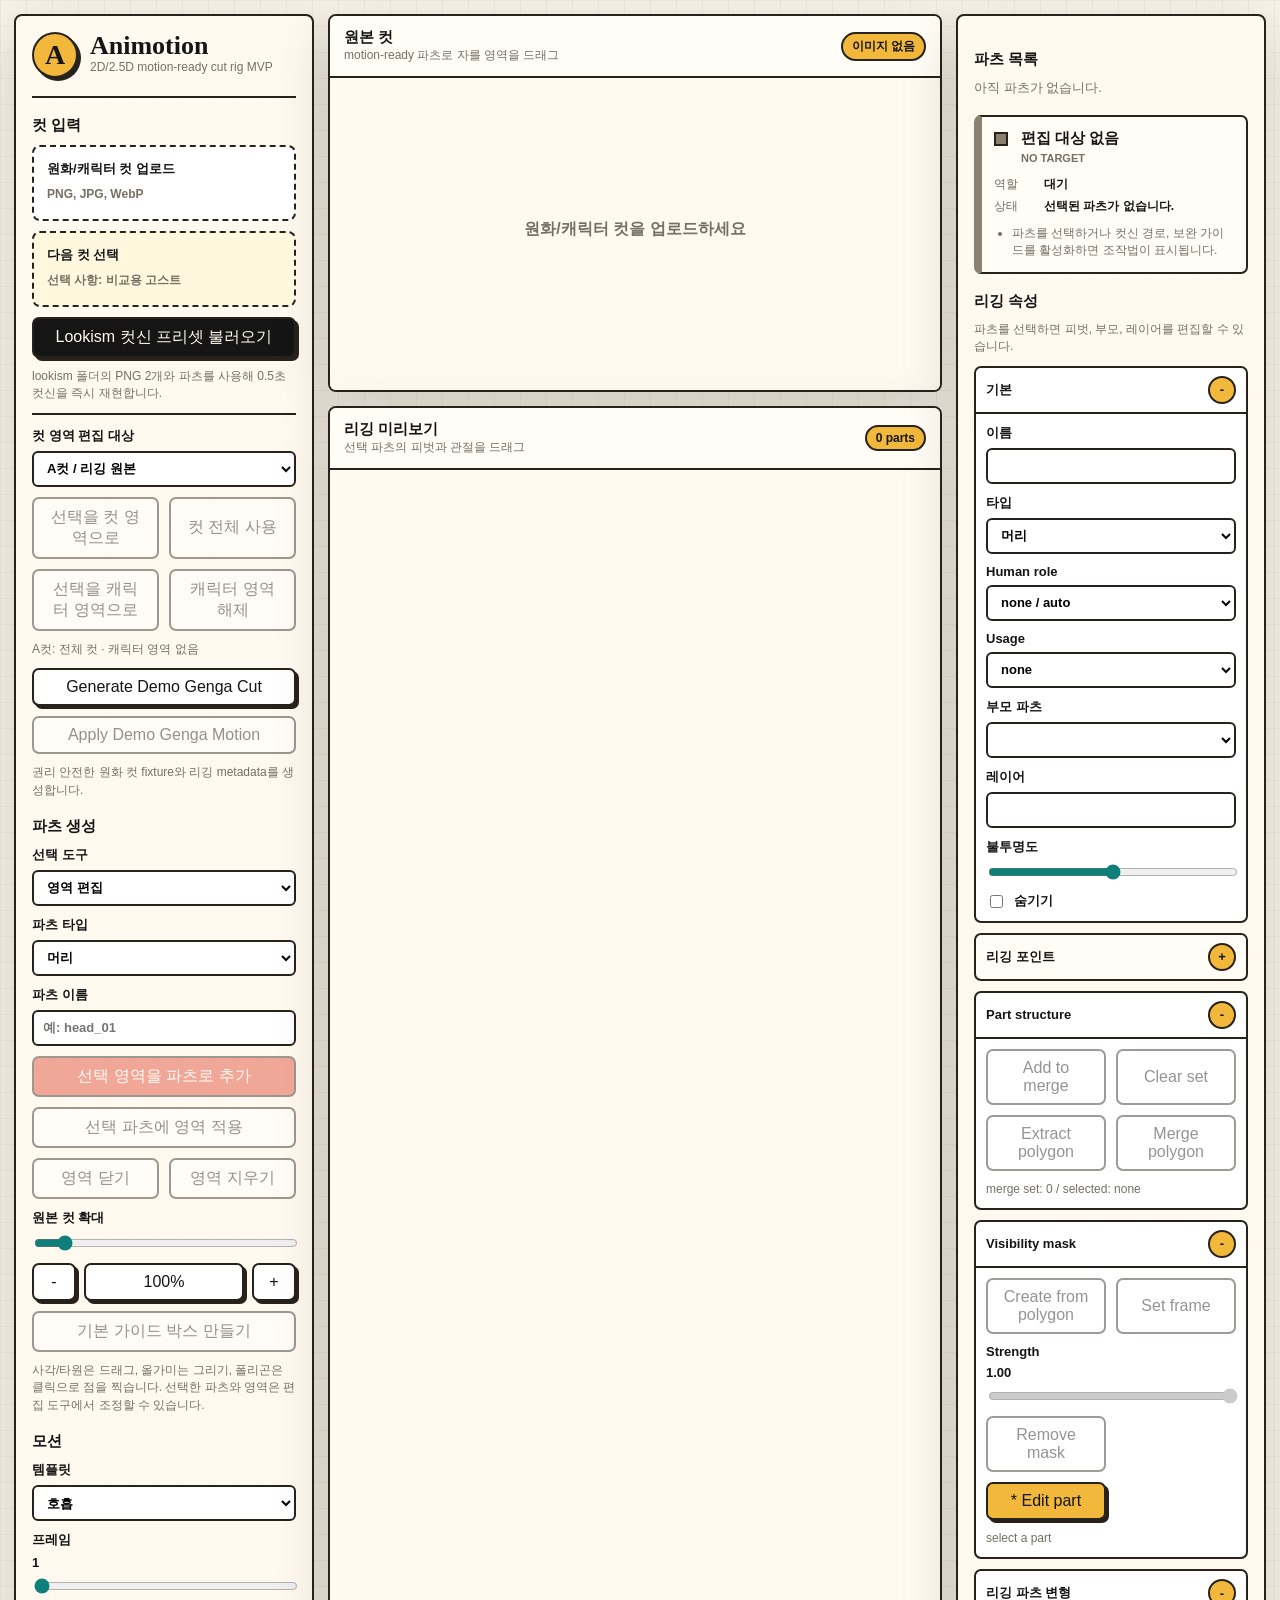
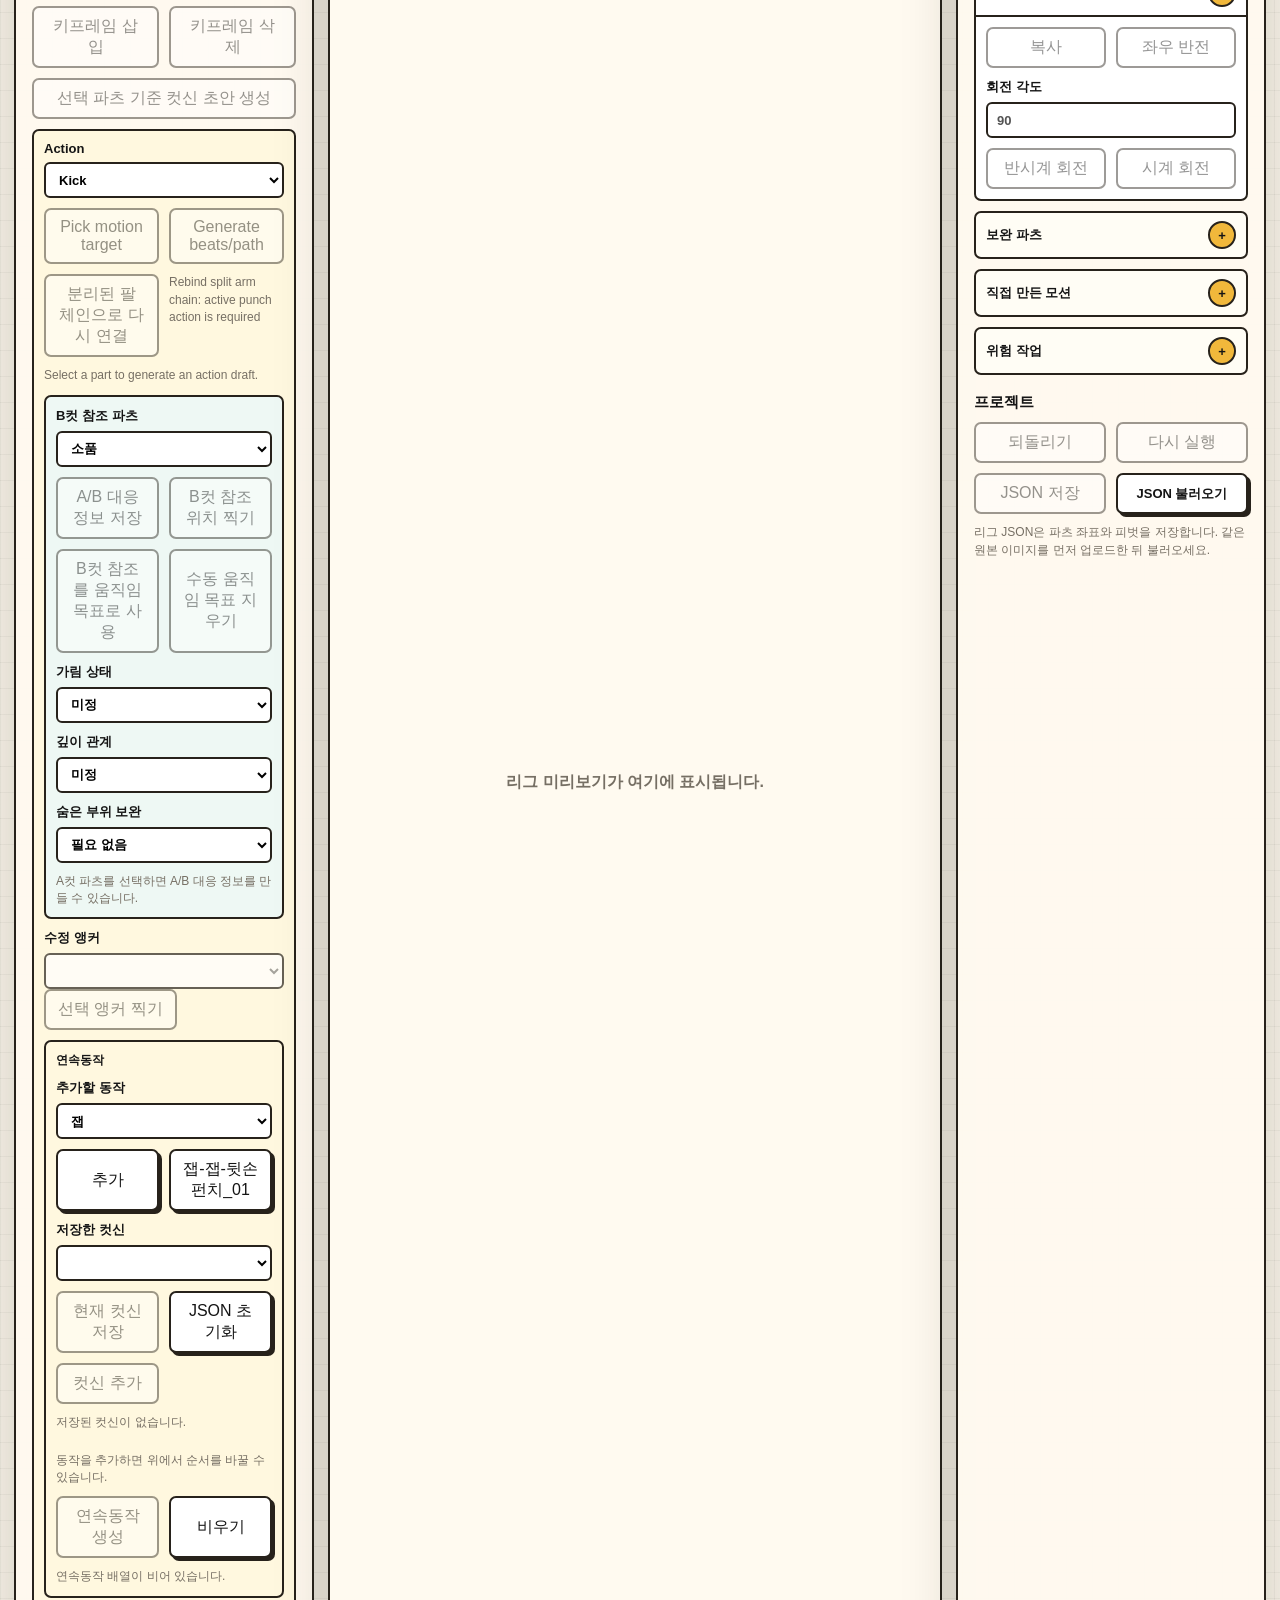
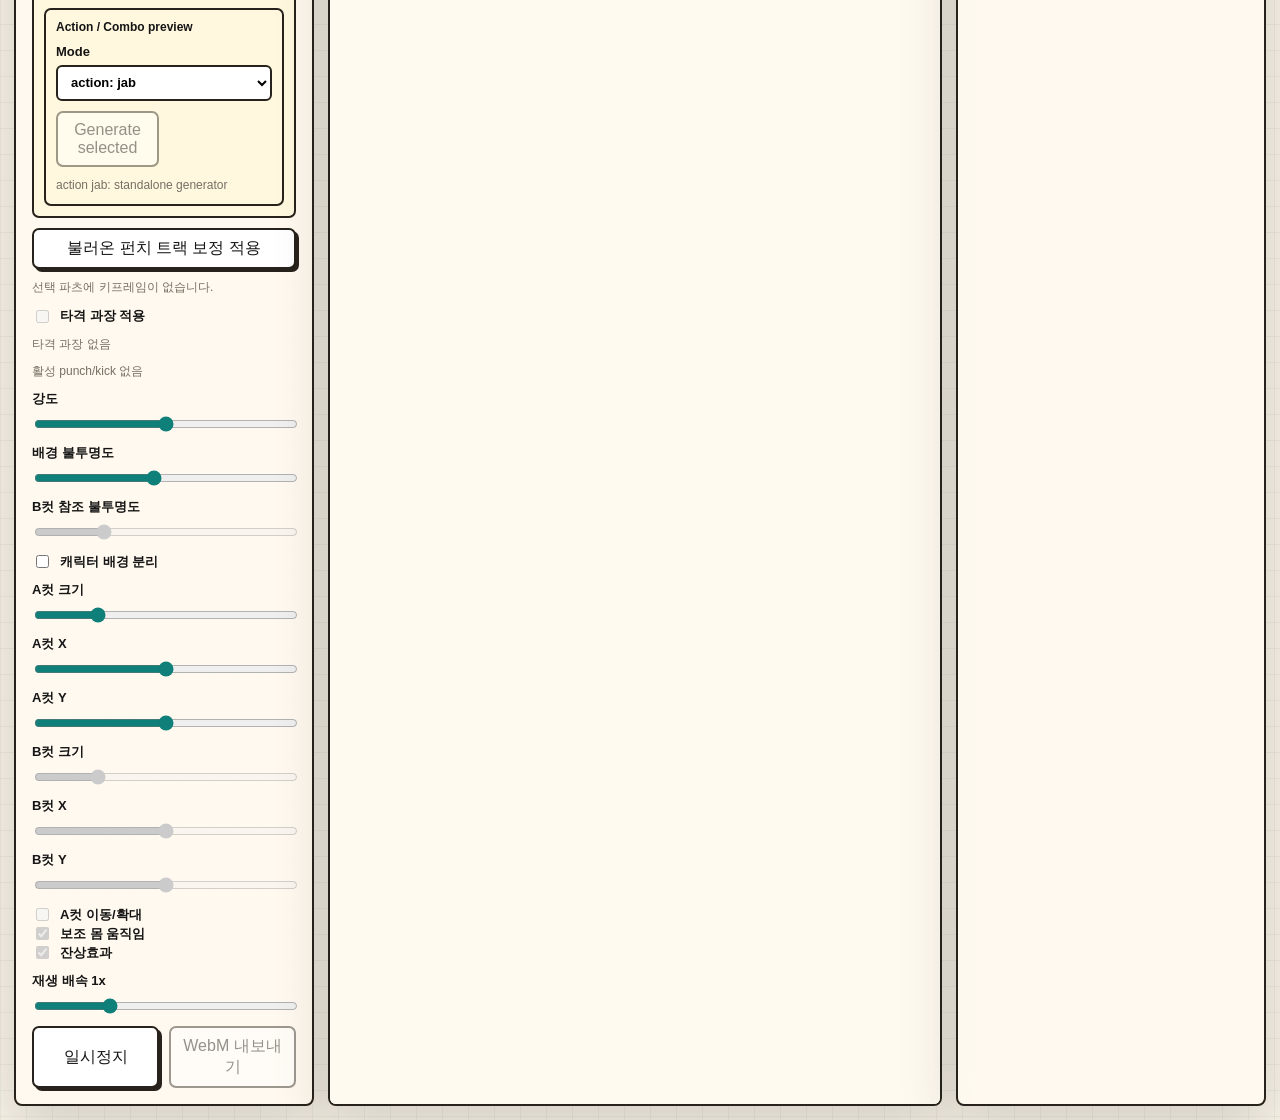
<file: index.html>
<!doctype html>
<html lang="ko">
  <head>
    <meta charset="UTF-8" />
    <meta name="viewport" content="width=device-width, initial-scale=1.0" />
    <title>Animotion MVP</title>
    <link rel="stylesheet" href="styles/base.css" />
    <link rel="stylesheet" href="styles/layout.css" />
    <link rel="stylesheet" href="styles/components.css" />
    <link rel="stylesheet" href="styles/hidden-completion.css" />
  </head>
  <body>
    <main class="app-shell">
      <aside class="panel left-panel">
        <div class="brand">
          <span class="mark">A</span>
          <div><h1>Animotion</h1><p>2D/2.5D motion-ready cut rig MVP</p></div>
        </div>

        <section class="control-group">
          <h2>컷 입력</h2>
          <label class="file-drop"><input id="imageInput" type="file" accept="image/*" /><span>원화/캐릭터 컷 업로드</span><small>PNG, JPG, WebP</small></label>
          <label class="file-drop secondary"><input id="nextImageInput" type="file" accept="image/*" /><span>다음 컷 선택</span><small>선택 사항: 비교용 고스트</small></label>
          <button id="loadLookismPreset" type="button" class="preset-button">Lookism 컷신 프리셋 불러오기</button>
          <p id="lookismPresetStatus" class="hint">lookism 폴더의 PNG 2장을 사용해 0.5초 컷신을 재현합니다.</p>
          <button id="generateDemoGengaCut" type="button">Generate Demo Genga Cut</button>
          <button id="applyDemoGengaMotion" type="button" disabled>Apply Demo Genga Motion</button>
          <p id="demoGengaStatus" class="hint">권리 안전한 원화 컷 fixture와 리깅 metadata를 생성합니다.</p>
        </section>

        <section class="control-group">
          <h2>파츠 생성</h2>
          <label>선택 도구<select id="selectionTool"><option value="edit">영역 편집</option><option value="rect">사각 선택</option><option value="ellipse">타원 선택</option><option value="lasso">자유 올가미</option><option value="polygon">폴리곤 선택</option></select></label>
          <label>파츠 타입<select id="partType"><option value="head">머리</option><option value="body">몸통</option><option value="spine">스파인</option><option value="arm">팔</option><option value="leg">다리</option><option value="hair">머리카락</option><option value="eye">눈</option><option value="mouth">입</option><option value="prop">소품</option></select></label>
          <label>파츠 이름<input id="partName" type="text" placeholder="예: head_01" /></label>
          <button id="capturePart" class="primary" disabled>선택 영역을 파츠로 추가</button>
          <button id="applyOutline" disabled>선택 파츠에 영역 적용</button>
          <div class="button-row"><button id="finishSelection" disabled>영역 닫기</button><button id="clearSelection" disabled>영역 지우기</button></div>
          <label>원본 컷 확대<input id="sourceZoom" type="range" min="0.5" max="6" step="0.05" value="1" /></label>
          <div class="zoom-row"><button id="zoomOut" type="button">-</button><button id="zoomReset" type="button">100%</button><button id="zoomIn" type="button">+</button></div>
          <button id="guideParts" disabled>기본 가이드 박스 만들기</button>
          <p class="hint">사각/타원은 드래그, 올가미는 그리기, 폴리곤은 클릭으로 점을 찍습니다. 선택한 파츠와 영역은 편집 도구에서 조정할 수 있습니다.</p>
        </section>

        <section class="control-group">
          <h2>모션</h2>
          <label>템플릿<select id="motionTemplate"><option value="breathe">호흡</option><option value="nod">고개 끄덕임</option><option value="talk">말하기</option><option value="look">시선 이동</option><option value="panel-drift">컷 카메라 드리프트</option><option value="custom">직접 만든 모션</option><option value="keyframes">키프레임 모션</option><option value="cutscene">액션 컷신</option></select></label>
          <label>프레임 <span id="frameLabel">1</span><input id="currentFrame" type="range" min="1" max="120" step="1" value="1" /></label>
          <div class="button-row"><button id="insertKeyframe" disabled>키프레임 삽입</button><button id="deleteKeyframe" disabled>키프레임 삭제</button></div>
          <button id="autoAnticipation" type="button" disabled>선택 파츠 기준 컷신 초안 생성</button>
          <button id="upgradeLoadedPunchTracks" type="button">불러온 펀치 트랙 보정 적용</button>
          <p id="keyframeStatus" class="hint">선택 파츠의 키프레임이 여기에 표시됩니다.</p>
          <label class="check-row"><input id="impactExaggerationEnabled" type="checkbox" />타격 과장 적용</label>
          <p id="impactExaggerationStatus" class="hint">타격 과장 정보 없음</p>
          <p id="cutsceneMotionStatus" class="hint">Punch/kick motion status: no active punch/kick draft</p>
          <label>강도<input id="motionStrength" type="range" min="0" max="2" step="0.05" value="1" /></label>
          <label>배경 불투명도<input id="backgroundOpacity" type="range" min="0" max="1" step="0.05" value="0.45" /></label>
          <label>B컷 참조 불투명도<input id="impactReferenceOpacity" type="range" min="0" max="1" step="0.05" value="0.25" /></label>
          <label class="check-row"><input id="separateCharacter" type="checkbox" />캐릭터 배경 분리</label>
          <label>A컷 크기<input id="sourcePanelScale" type="range" min="0.25" max="3.6" step="0.01" value="1" /></label>
          <label>A컷 X<input id="sourcePanelX" type="range" min="-400" max="400" step="1" value="0" /></label>
          <label>A컷 Y<input id="sourcePanelY" type="range" min="-400" max="400" step="1" value="0" /></label>
          <label>B컷 크기<input id="impactPanelScale" type="range" min="0.25" max="3.6" step="0.01" value="1" /></label>
          <label>B컷 X<input id="impactPanelX" type="range" min="-400" max="400" step="1" value="0" /></label>
          <label>B컷 Y<input id="impactPanelY" type="range" min="-400" max="400" step="1" value="0" /></label>
          <div class="button-row"><button id="playPause">일시정지</button><button id="exportWebm" disabled>WebM 내보내기</button></div>
        </section>
      </aside>

      <section class="workspace">
        <div class="stage-card source-stage">
          <header><div><h2>원본 컷</h2><p>motion-ready 파츠로 자를 영역을 드래그</p></div><span id="sourceStatus">이미지 없음</span></header>
          <canvas id="sourceCanvas"></canvas>
        </div>
        <div class="stage-card preview-stage">
          <header><div><h2>리깅 미리보기</h2><p>선택 파츠의 피벗과 관절을 드래그</p></div><span id="previewStatus">0 parts</span></header>
          <canvas id="previewCanvas"></canvas>
        </div>
      </section>

      <aside class="panel inspector">
        <section class="control-group">
          <h2>파츠 목록</h2>
          <div id="partsList" class="parts-list empty">아직 파츠가 없습니다.</div>
        </section>

        <section class="control-group">
          <h2>리깅 속성</h2>
          <div id="emptyInspector" class="empty-state">파츠를 선택하면 피벗, 부모, 레이어를 편집할 수 있습니다.</div>
          <div id="partInspector" class="inspector-form hidden">
            <details class="inspector-section" open>
              <summary><span>기본</span></summary>
              <div class="inspector-section-body">
                <label>이름<input id="editName" type="text" /></label>
                <label>타입<select id="editType"><option value="head">머리</option><option value="body">몸통</option><option value="spine">스파인</option><option value="arm">팔</option><option value="leg">다리</option><option value="hair">머리카락</option><option value="eye">눈</option><option value="mouth">입</option><option value="prop">소품</option></select></label>
                <label>Human role<select id="editHumanRole"><option value="">none / auto</option><option value="torso">torso</option><option value="pelvis">pelvis</option><option value="head">head</option><option value="upperArm">upperArm</option><option value="forearm">forearm</option><option value="hand">hand</option><option value="thigh">thigh</option><option value="shin">shin</option><option value="foot">foot</option></select></label>
                <label>Usage<select id="editUsage"><option value="">none</option><option value="leadWholeArmJabProxy">leadWholeArmJabProxy</option></select></label>
                <label>부모 파츠<select id="editParent"></select></label>
                <label>레이어<input id="editOrder" type="number" step="1" /></label>
                <label>불투명도<input id="editAlpha" type="range" min="0" max="1" step="0.05" /></label>
                <label class="check-row"><input id="editHidden" type="checkbox" />숨기기</label>
              </div>
            </details>

            <details class="inspector-section">
              <summary><span>리깅 포인트</span></summary>
              <div class="inspector-section-body">
                <label>미리보기 클릭 대상<select id="pivotEditTarget"><option value="anchor">회전 중심</option><option value="joint">관절점</option><option value="handTip">손끝점</option></select></label>
                <button id="autoPlaceArmHandles" type="button">Auto place arm handles</button>
                <p id="autoPlaceArmHandlesStatus" class="hint">upperArm/forearm/hand 체인의 연결점을 명시적으로 초기화합니다.</p>
                <label><span id="pivotXLabel">회전 중심 X</span><input id="pivotX" type="range" min="0" max="1" step="0.01" /></label>
                <label><span id="pivotYLabel">회전 중심 Y</span><input id="pivotY" type="range" min="0" max="1" step="0.01" /></label>
                <label><span id="jointXLabel">관절점 X</span><input id="jointX" type="range" min="0" max="1" step="0.01" /></label>
                <label><span id="jointYLabel">관절점 Y</span><input id="jointY" type="range" min="0" max="1" step="0.01" /></label>
                <label><span id="handTipXLabel">손끝점 X</span><input id="handTipX" type="range" min="0" max="1" step="0.01" /></label>
                <label><span id="handTipYLabel">손끝점 Y</span><input id="handTipY" type="range" min="0" max="1" step="0.01" /></label>
              </div>
            </details>

            <details id="supplementalPartEditor" class="inspector-section">
              <summary><span>보완 파츠</span></summary>
              <div class="inspector-section-body">
                <div class="compact-grid">
                  <label>X<input id="supplementalPartX" type="number" step="1" /></label>
                  <label>Y<input id="supplementalPartY" type="number" step="1" /></label>
                  <label>W<input id="supplementalPartW" type="number" min="1" step="1" /></label>
                  <label>H<input id="supplementalPartH" type="number" min="1" step="1" /></label>
                </div>
                <label>마스크 스케일<input id="supplementalMaskScale" type="range" min="0.5" max="1.5" step="0.01" /></label>
              </div>
            </details>

            <details class="inspector-section">
              <summary><span>직접 만든 모션</span></summary>
              <div class="inspector-section-body">
                <label>좌우 이동<input id="motionX" type="range" min="-40" max="40" step="1" /></label>
                <label>상하 이동<input id="motionY" type="range" min="-40" max="40" step="1" /></label>
                <label>회전<input id="motionRotate" type="range" min="-30" max="30" step="0.5" /></label>
                <label>세로 스케일<input id="motionScaleY" type="range" min="-0.4" max="0.4" step="0.01" /></label>
                <label>관절 이동 X<input id="motionJointX" type="range" min="-80" max="80" step="1" /></label>
                <label>관절 이동 Y<input id="motionJointY" type="range" min="-80" max="80" step="1" /></label>
                <label>타이밍<input id="motionPhase" type="range" min="0" max="1" step="0.01" /></label>
                <button id="resetPartMotion" type="button">선택 파츠 모션 초기화</button>
              </div>
            </details>

            <details class="inspector-section">
              <summary><span>위험 작업</span></summary>
              <div class="inspector-section-body"><button id="deletePart" class="danger">선택 파츠 삭제</button></div>
            </details>
          </div>
        </section>

        <section class="control-group">
          <h2>프로젝트</h2>
          <div class="button-row"><button id="undoCommand" type="button" disabled>되돌리기</button><button id="redoCommand" type="button" disabled>다시 실행</button></div>
          <div class="button-row"><button id="saveRig" disabled>JSON 저장</button><label class="import-rig"><input id="loadRig" type="file" accept="application/json" />JSON 불러오기</label></div>
          <p class="hint">리그 JSON은 파츠 좌표와 피벗을 저장합니다. 같은 원본 이미지를 먼저 업로드한 뒤 불러오세요.</p>
        </section>
      </aside>
    </main>

    <script src="scripts/bootstrap.js"></script>
  </body>
</html>
</file>
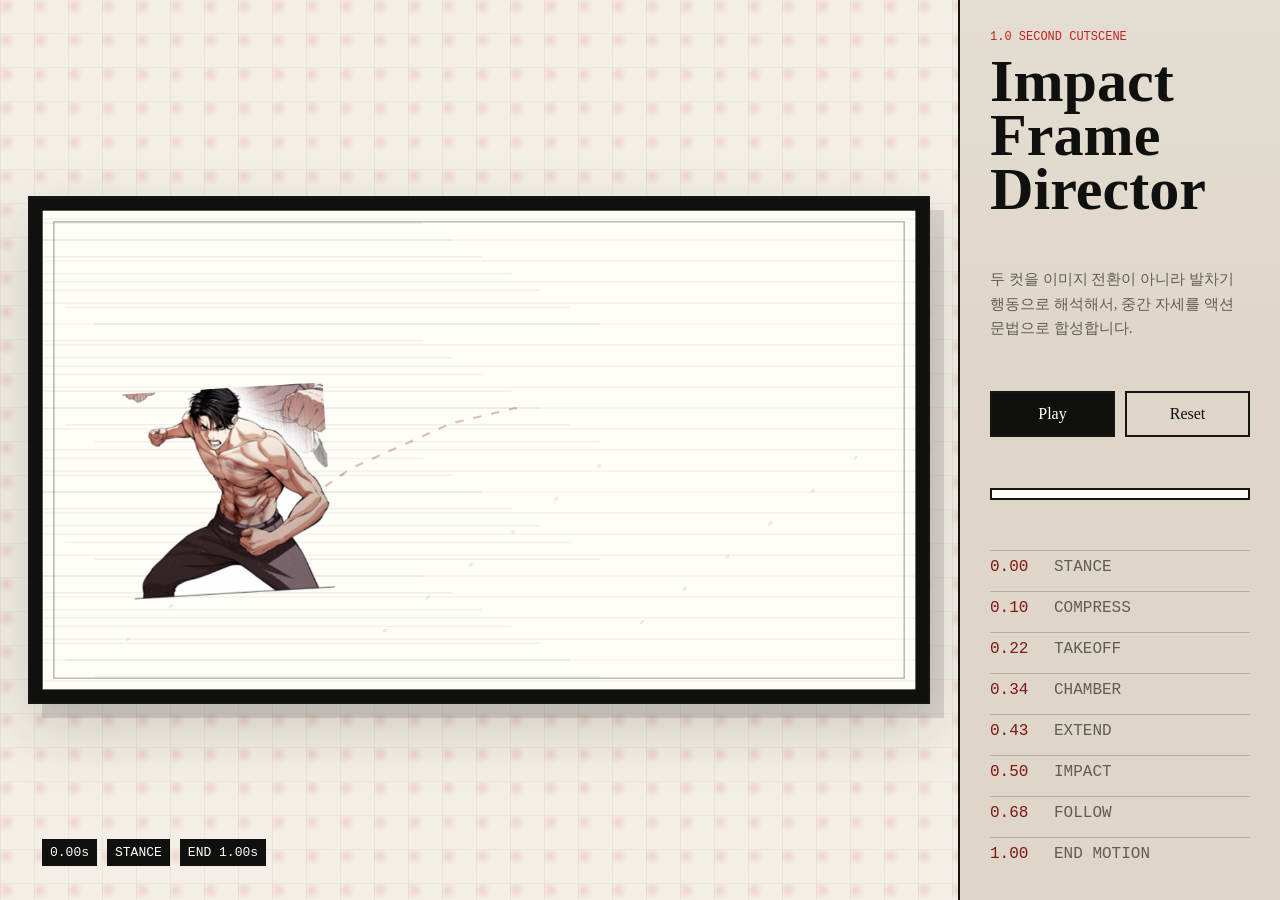
<file: lookism/index.html>
<!doctype html>
<html lang="ko">
  <head>
    <meta charset="utf-8" />
    <meta name="viewport" content="width=device-width, initial-scale=1" />
    <title>1.0s Kick Cutscene Prototype</title>
    <link rel="stylesheet" href="styles.css" />
  </head>
  <body>
    <main class="app">
      <section class="stage-shell" aria-label="cutscene preview">
        <canvas id="stage" width="1280" height="720"></canvas>
        <div class="frame-readout">
          <span id="timeLabel">0.00s</span>
          <span id="beatLabel">STANCE</span>
          <span>END 1.00s</span>
        </div>
      </section>

      <aside class="control-panel">
        <div>
          <p class="eyebrow">1.0 SECOND CUTSCENE</p>
          <h1>Impact Frame Director</h1>
        </div>
        <p class="notes">
          두 컷을 이미지 전환이 아니라 발차기 행동으로 해석해서, 중간 자세를 액션 문법으로 합성합니다.
        </p>
        <div class="controls">
          <button id="playButton" type="button">Play</button>
          <button id="resetButton" type="button">Reset</button>
        </div>
        <div class="timeline" aria-hidden="true">
          <div id="progress"></div>
        </div>
        <dl class="cue-list">
          <div>
            <dt>0.00</dt>
            <dd>stance</dd>
          </div>
          <div>
            <dt>0.10</dt>
            <dd>compress</dd>
          </div>
          <div>
            <dt>0.22</dt>
            <dd>takeoff</dd>
          </div>
          <div>
            <dt>0.34</dt>
            <dd>chamber</dd>
          </div>
          <div>
            <dt>0.43</dt>
            <dd>extend</dd>
          </div>
          <div>
            <dt>0.50</dt>
            <dd>impact</dd>
          </div>
          <div>
            <dt>0.68</dt>
            <dd>follow</dd>
          </div>
          <div>
            <dt>1.00</dt>
            <dd>end motion</dd>
          </div>
        </dl>
      </aside>
    </main>

    <script type="module" src="app.mjs"></script>
  </body>
</html>
</file>
<file: styles/base.css>
:root {
  --ink: #151515;
  --paper: #f8f3e8;
  --panel: #fffaf0;
  --line: #27221b;
  --muted: #766f64;
  --accent: #e1462e;
  --accent-2: #0f7f79;
  --accent-3: #f1b83b;
  --shadow: 0 18px 55px rgba(31, 27, 20, 0.18);
  --radius: 8px;
}

* {
  box-sizing: border-box;
}

body {
  margin: 0;
  min-height: 100vh;
  color: var(--ink);
  background:
    linear-gradient(90deg, rgba(21, 21, 21, 0.045) 1px, transparent 1px),
    linear-gradient(180deg, rgba(21, 21, 21, 0.045) 1px, transparent 1px),
    var(--paper);
  background-size: 26px 26px;
  font-family: "Aptos", "Segoe UI", sans-serif;
}

button,
input,
select {
  font: inherit;
}

button,
.import-rig {
  min-height: 38px;
  border: 2px solid var(--line);
  border-radius: 7px;
  background: #fff;
  color: var(--ink);
  padding: 8px 12px;
  cursor: pointer;
  box-shadow: 3px 3px 0 var(--line);
  transition: transform 120ms ease, box-shadow 120ms ease, background 120ms ease;
}

button:hover,
.import-rig:hover {
  transform: translate(1px, 1px);
  box-shadow: 2px 2px 0 var(--line);
}

button:disabled {
  cursor: not-allowed;
  opacity: 0.45;
  transform: none;
  box-shadow: none;
}

.primary {
  background: var(--accent);
  color: white;
}

.danger {
  background: #2a1f1e;
  color: white;
}

h1,
h2,
p {
  margin: 0;
}

h1 {
  font-family: Georgia, "Times New Roman", serif;
  font-size: 26px;
  line-height: 1;
}

h2 {
  font-size: 15px;
  letter-spacing: 0;
}

.brand p,
header p,
.hint,
small,
.empty-state {
  color: var(--muted);
  font-size: 12px;
  line-height: 1.45;
}

label {
  display: grid;
  gap: 6px;
  font-size: 13px;
  font-weight: 700;
}

input[type="text"],
input[type="number"],
select {
  width: 100%;
  min-height: 36px;
  border: 2px solid var(--line);
  border-radius: 6px;
  background: white;
  padding: 7px 9px;
}

input[type="range"] {
  width: 100%;
  accent-color: var(--accent-2);
}
</file>
<file: styles/layout.css>
.app-shell {
  display: grid;
  grid-template-columns: 300px minmax(420px, 1fr) 310px;
  gap: 14px;
  min-height: 100vh;
  padding: 14px;
}

.panel,
.stage-card {
  border: 2px solid var(--line);
  border-radius: var(--radius);
  background: rgba(255, 250, 240, 0.96);
  box-shadow: var(--shadow);
}

.panel {
  overflow: auto;
  padding: 16px;
}

.brand {
  display: flex;
  gap: 12px;
  align-items: center;
  padding-bottom: 18px;
  border-bottom: 2px solid var(--line);
}

.mark {
  display: grid;
  place-items: center;
  width: 46px;
  height: 46px;
  border: 2px solid var(--line);
  border-radius: 50%;
  background: var(--accent-3);
  font-family: Georgia, serif;
  font-size: 28px;
  font-weight: 700;
  box-shadow: 3px 3px 0 var(--line);
}

.control-group {
  display: grid;
  gap: 10px;
  margin-top: 18px;
}

.workspace {
  display: grid;
  grid-template-rows: minmax(260px, 42vh) minmax(330px, 1fr);
  gap: 14px;
  min-width: 0;
}

.stage-card {
  display: grid;
  grid-template-rows: auto minmax(0, 1fr);
  overflow: hidden;
}

.stage-card header {
  display: flex;
  justify-content: space-between;
  gap: 12px;
  align-items: center;
  padding: 12px 14px;
  border-bottom: 2px solid var(--line);
  background: #fffdf5;
}

.stage-card header span {
  flex: 0 0 auto;
  border: 2px solid var(--line);
  border-radius: 999px;
  background: var(--accent-3);
  padding: 4px 9px;
  font-size: 12px;
  font-weight: 800;
}

canvas {
  display: block;
  width: 100%;
  height: 100%;
  background:
    linear-gradient(45deg, #ddd 25%, transparent 25%),
    linear-gradient(-45deg, #ddd 25%, transparent 25%),
    linear-gradient(45deg, transparent 75%, #ddd 75%),
    linear-gradient(-45deg, transparent 75%, #ddd 75%);
  background-position: 0 0, 0 10px, 10px -10px, -10px 0;
  background-size: 20px 20px;
}

@media (max-width: 1080px) {
  .app-shell {
    grid-template-columns: 1fr;
  }

  .workspace {
    grid-template-rows: 360px 460px;
  }
}
</file>
<file: styles/components.css>
.file-drop {
  position: relative;
  min-height: 76px;
  border: 2px dashed var(--line);
  border-radius: 8px;
  background: #fff;
  padding: 13px;
  cursor: pointer;
}

.file-drop.secondary {
  background: #fff8df;
}

.file-drop input,
.import-rig input {
  position: absolute;
  inset: 0;
  opacity: 0;
  cursor: pointer;
}

.file-drop span {
  display: block;
  font-weight: 800;
}

.button-row {
  display: grid;
  grid-template-columns: 1fr 1fr;
  gap: 10px;
}

.preset-button {
  background: #151515;
  color: #fffaf0;
}

.zoom-row {
  display: grid;
  grid-template-columns: 44px 1fr 44px;
  gap: 8px;
}

.zoom-row button {
  min-width: 0;
  padding-inline: 8px;
}

.parts-list {
  display: grid;
  gap: 8px;
}

.parts-list.empty {
  color: var(--muted);
  font-size: 13px;
}

.part-item {
  display: grid;
  grid-template-columns: 1fr auto;
  gap: 8px;
  align-items: center;
  border: 2px solid var(--line);
  border-radius: 7px;
  background: white;
  padding: 8px;
  cursor: pointer;
}

.part-item.selected {
  background: #e9f7f5;
  box-shadow: 3px 3px 0 var(--accent-2);
}

.part-item strong {
  display: block;
  font-size: 13px;
}

.part-item span {
  color: var(--muted);
  font-size: 11px;
}

.layer-pill {
  min-width: 30px;
  border: 2px solid var(--line);
  border-radius: 999px;
  background: var(--accent-3);
  padding: 2px 6px;
  text-align: center;
  font-size: 12px;
  font-weight: 800;
}

.hidden {
  display: none;
}

.inspector-form {
  display: grid;
  gap: 10px;
}

.inspector-section {
  border: 2px solid var(--line);
  border-radius: 7px;
  background: #fffdf5;
  overflow: hidden;
}

.inspector-section[open] {
  background: #fff;
}

.inspector-section summary {
  display: grid;
  grid-template-columns: 1fr auto;
  align-items: center;
  min-height: 38px;
  padding: 8px 10px;
  cursor: pointer;
  font-size: 13px;
  font-weight: 900;
  list-style: none;
}

.inspector-section summary::-webkit-details-marker {
  display: none;
}

.inspector-section summary::after {
  content: "+";
  display: grid;
  place-items: center;
  width: 24px;
  height: 24px;
  border: 2px solid var(--line);
  border-radius: 50%;
  background: var(--accent-3);
  line-height: 1;
}

.inspector-section[open] summary {
  border-bottom: 2px solid var(--line);
}

.inspector-section[open] summary::after {
  content: "-";
}

.inspector-section-body {
  display: grid;
  gap: 10px;
  padding: 10px;
}

.compact-grid {
  display: grid;
  grid-template-columns: repeat(2, minmax(0, 1fr));
  gap: 8px;
}

.check-row {
  display: flex;
  align-items: center;
  gap: 8px;
}

.import-rig {
  position: relative;
  display: grid;
  place-items: center;
  min-height: 38px;
  text-align: center;
  font-size: 13px;
  font-weight: 700;
}

.panel-editor-tools {
  display: grid;
  gap: 10px;
  border-top: 2px solid var(--line);
  padding-top: 12px;
}

.motion-planner-tools {
  display: grid;
  gap: 10px;
  border: 2px solid var(--line);
  border-radius: 7px;
  background: #fff8df;
  padding: 10px;
}

.action-frame-tools {
  display: grid;
  gap: 8px;
  border: 2px solid var(--line);
  border-radius: 7px;
  background: #eef8f4;
  padding: 10px;
}

.action-frame-tools.hidden {
  display: none;
}

.action-frame-title {
  font-size: 12px;
  font-weight: 900;
}

.action-frame-list {
  display: grid;
  grid-template-columns: repeat(2, minmax(0, 1fr));
  gap: 6px;
}

.action-frame-button {
  min-width: 0;
  padding: 7px 6px;
  font-size: 12px;
}

.action-frame-button.selected {
  background: var(--accent-3);
  box-shadow: 2px 2px 0 var(--line);
}

.motion-path-explainer {
  display: grid;
  gap: 8px;
  border: 2px solid var(--line);
  border-left-width: 8px;
  border-radius: 7px;
  border-left-color: var(--accent-2);
  background: #fffdf5;
  padding: 10px;
}

.motion-path-explainer.hidden {
  display: none;
}

.motion-path-title {
  font-size: 12px;
  font-weight: 900;
}

.motion-path-grid {
  display: grid;
  grid-template-columns: 42px minmax(0, 1fr);
  gap: 5px 8px;
  font-size: 12px;
}

.motion-path-grid span {
  color: var(--muted);
}

.motion-path-grid strong {
  min-width: 0;
  overflow-wrap: anywhere;
  font-weight: 800;
}

.motion-path-note {
  border-top: 1px solid rgba(39, 34, 27, 0.22);
  padding-top: 7px;
  color: var(--muted);
  font-size: 12px;
  line-height: 1.45;
}

.correspondence-tools {
  display: grid;
  gap: 10px;
  border: 2px solid var(--line);
  border-radius: 7px;
  background: #eef8f4;
  padding: 10px;
}

.motion-draft-tools,
.motion-draft-inspector,
.hidden-completion-guide-tools,
.hidden-completion-part-tools {
  display: grid;
  gap: 10px;
  border: 2px solid var(--line);
  border-radius: 7px;
  background: #f5f7ff;
  padding: 10px;
}

.motion-draft-header,
.motion-draft-row {
  display: flex;
  justify-content: space-between;
  gap: 8px;
  align-items: center;
}

.motion-draft-rows {
  display: grid;
  gap: 6px;
  font-size: 12px;
}

.motion-draft-row span {
  color: var(--muted);
}

.motion-draft-tools.hidden,
.motion-draft-inspector.hidden,
.hidden-completion-guide-tools.hidden,
.hidden-completion-part-tools.hidden {
  display: none;
}

.edit-target-panel {
  border: 2px solid var(--line);
  border-left-width: 8px;
  border-radius: 7px;
  background: #fffdf5;
  padding: 12px;
}

.edit-target-panel[data-target-kind="pose"] {
  border-left-color: #e1462e;
}

.edit-target-panel[data-target-kind="motion-path"] {
  border-left-color: #0f7f79;
}

.edit-target-panel[data-target-kind="hidden-guide"] {
  border-left-color: #f1b83b;
}

.edit-target-panel[data-target-kind="none"] {
  border-left-color: #8a8170;
}

.edit-target-header {
  display: grid;
  grid-template-columns: 18px 1fr;
  gap: 9px;
  align-items: start;
}

.edit-target-swatch {
  width: 14px;
  height: 14px;
  border: 2px solid var(--line);
  margin-top: 3px;
}

.edit-target-kind {
  color: var(--muted);
  font-size: 11px;
  font-weight: 800;
  text-transform: uppercase;
}

.edit-target-meta {
  display: grid;
  grid-template-columns: 42px 1fr;
  gap: 5px 8px;
  font-size: 12px;
}

.edit-target-meta span {
  color: var(--muted);
}

.edit-target-instructions {
  display: grid;
  gap: 6px;
  margin: 0;
  padding-left: 18px;
  color: var(--muted);
  font-size: 12px;
  line-height: 1.45;
}

button.active {
  background: var(--accent-3);
}
</file>
<file: styles/hidden-completion.css>
.hidden-completion-action-summary {
  display: grid;
  gap: 8px;
  border: 2px solid var(--line);
  border-left-width: 8px;
  border-left-color: var(--accent-3);
  border-radius: 7px;
  background: #fffdf5;
  padding: 9px;
}

.hidden-completion-action-summary.hidden {
  display: none;
}

.hidden-completion-action-header {
  display: flex;
  justify-content: space-between;
  gap: 8px;
  align-items: center;
}

.hidden-completion-action-list {
  display: grid;
  gap: 6px;
}

.hidden-completion-action-item {
  display: grid;
  grid-template-columns: 14px minmax(0, 1fr);
  gap: 2px 8px;
  align-items: center;
  border: 2px solid rgba(39, 34, 27, 0.78);
  border-radius: 6px;
  background: #fff;
  padding: 7px;
}

.hidden-completion-action-swatch {
  grid-row: span 2;
  width: 12px;
  height: 100%;
  min-height: 28px;
  border: 2px solid var(--line);
  border-radius: 4px;
  background: var(--accent-2);
}

.hidden-completion-action-item strong,
.hidden-completion-action-item span {
  min-width: 0;
  overflow-wrap: anywhere;
}

.hidden-completion-action-item strong {
  font-size: 12px;
}

.hidden-completion-action-item span {
  color: var(--muted);
  font-size: 11px;
  line-height: 1.35;
}

.hidden-completion-supplemental-tools {
  display: grid;
  gap: 6px;
  border-top: 2px solid rgba(39, 34, 27, 0.22);
  padding-top: 8px;
}

.hidden-completion-transform-tools {
  display: grid;
  gap: 7px;
  border-top: 2px solid rgba(39, 34, 27, 0.22);
  padding-top: 8px;
}

.hidden-completion-transform-tools.hidden {
  display: none;
}

.hidden-completion-transform-tools h3 {
  margin: 0;
  font-size: 12px;
}
</file>
<file: lookism/styles.css>
:root {
  --ink: #10100f;
  --paper: #f4efe6;
  --panel: #ded6c8;
  --line: #171412;
  --accent: #c32222;
  --accent-dark: #811515;
  --muted: #625c54;
}

* {
  box-sizing: border-box;
}

body {
  margin: 0;
  min-height: 100vh;
  color: var(--ink);
  background:
    radial-gradient(circle at 18% 18%, rgba(195, 34, 34, 0.13), transparent 24%),
    linear-gradient(90deg, rgba(22, 22, 22, 0.05) 1px, transparent 1px),
    linear-gradient(0deg, rgba(22, 22, 22, 0.04) 1px, transparent 1px),
    var(--paper);
  background-size: 34px 34px;
  font-family: Georgia, "Times New Roman", serif;
}

button {
  font: inherit;
}

.app {
  min-height: 100vh;
  display: grid;
  grid-template-columns: minmax(0, 1fr) 320px;
  gap: 0;
}

.stage-shell {
  position: relative;
  display: grid;
  place-items: center;
  min-width: 0;
  padding: 28px;
  border-right: 2px solid var(--line);
  overflow: hidden;
}

#stage {
  width: min(100%, 1280px);
  aspect-ratio: 16 / 9;
  height: auto;
  display: block;
  background: #fffdf8;
  border: 2px solid var(--line);
  box-shadow:
    14px 14px 0 rgba(22, 22, 22, 0.12),
    0 24px 60px rgba(22, 22, 22, 0.18);
}

.frame-readout {
  position: absolute;
  left: 42px;
  bottom: 34px;
  display: flex;
  gap: 10px;
  align-items: center;
  font-family: "Courier New", monospace;
  font-size: 13px;
  letter-spacing: 0;
}

.frame-readout span {
  padding: 6px 8px;
  color: #fff;
  background: var(--ink);
}

.control-panel {
  display: flex;
  flex-direction: column;
  justify-content: space-between;
  gap: 22px;
  padding: 30px;
  background:
    linear-gradient(180deg, rgba(255, 255, 255, 0.18), transparent 45%),
    var(--panel);
}

.eyebrow {
  margin: 0 0 10px;
  font-family: "Courier New", monospace;
  font-size: 12px;
  letter-spacing: 0;
  color: var(--accent);
}

h1 {
  margin: 0;
  max-width: 9ch;
  font-size: clamp(38px, 4.7vw, 64px);
  line-height: 0.9;
  font-weight: 900;
}

.notes {
  margin: 0;
  color: var(--muted);
  font-size: 15px;
  line-height: 1.65;
  word-break: keep-all;
}

.controls {
  display: grid;
  grid-template-columns: 1fr 1fr;
  gap: 10px;
}

.controls button {
  min-height: 46px;
  border: 2px solid var(--line);
  color: var(--ink);
  background: transparent;
  cursor: pointer;
}

.controls button:first-child {
  color: #fff;
  background: var(--ink);
}

.controls button:hover {
  transform: translate(-2px, -2px);
  box-shadow: 4px 4px 0 rgba(22, 22, 22, 0.2);
}

.timeline {
  height: 12px;
  border: 2px solid var(--line);
  background: #fffdf8;
}

.timeline div {
  width: 0%;
  height: 100%;
  background: linear-gradient(90deg, var(--accent-dark), var(--accent));
}

.cue-list {
  margin: 0;
  display: grid;
  gap: 8px;
  font-family: "Courier New", monospace;
}

.cue-list div {
  display: grid;
  grid-template-columns: 64px 1fr;
  align-items: center;
  padding: 7px 0;
  border-top: 1px solid rgba(23, 20, 18, 0.22);
}

.cue-list dt,
.cue-list dd {
  margin: 0;
}

.cue-list dt {
  color: var(--accent-dark);
}

.cue-list dd {
  text-transform: uppercase;
  color: var(--muted);
}

@media (max-width: 900px) {
  .app {
    grid-template-columns: 1fr;
  }

  .stage-shell {
    border-right: 0;
    border-bottom: 2px solid var(--line);
    padding: 16px;
  }

  .control-panel {
    padding: 20px;
  }

  h1 {
    max-width: none;
    font-size: 40px;
  }

  .frame-readout {
    left: 24px;
    bottom: 22px;
  }
}
</file>
